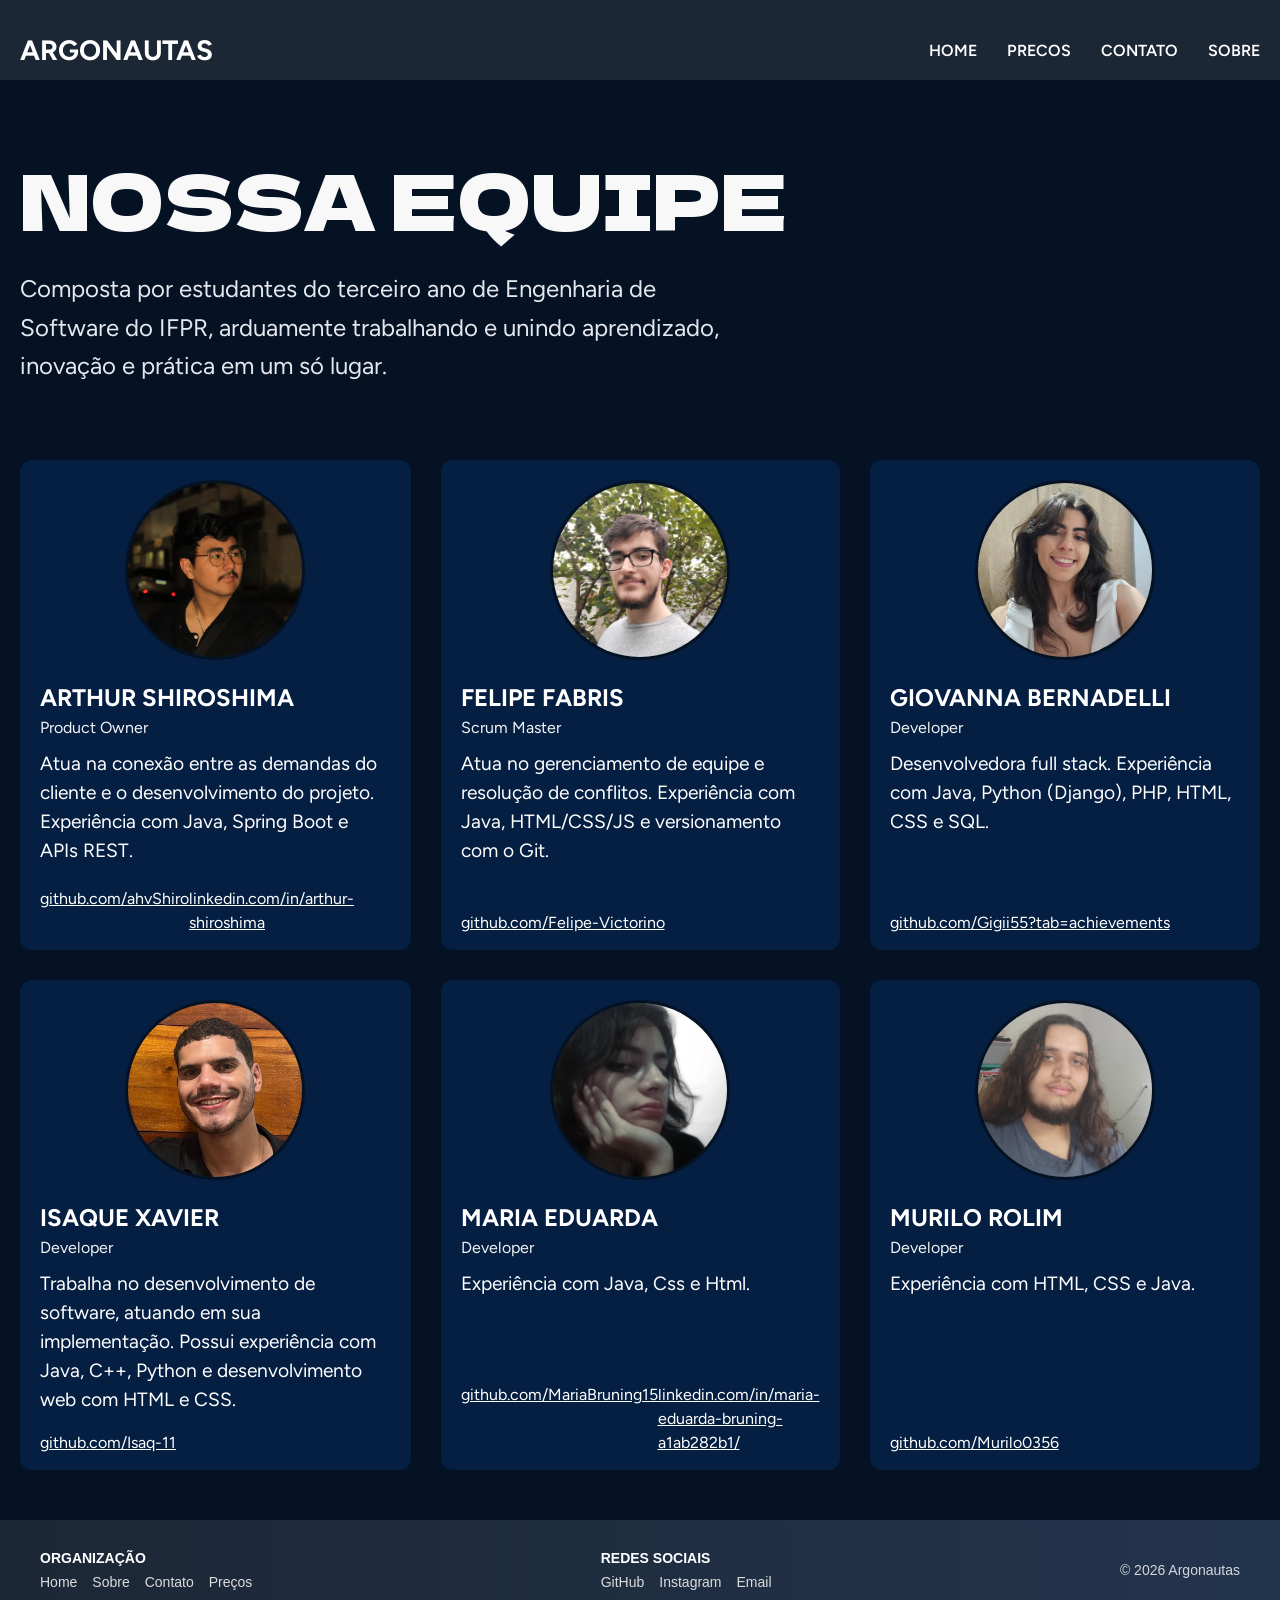
<file: pages/about.html>
<!doctype html>
<html lang="pt-br">
  <head>
    <meta charset="UTF-8" />
    <meta name="viewport" content="width=device-width, initial-scale=1.0" />
    <title>Equipe Argonautas</title>

    <link rel="stylesheet" href="../css/about.css" />
    <link rel="stylesheet" href="../css/style.css" />
    <link rel="stylesheet" href="../css/navbar.css" />
    <link rel="stylesheet" href="../css/footer.css" />
    <!-- <link rel="stylesheet" href="../css/grid.css" /> -->
  </head>


  <!-- minha implementação abaixo -->

  <!-- para modo escuro, use class="high-contrast" no body -->
  <body class="high-contrast">

    <header class="header-flex">
      <iframe src="navbar.html" class="iframe-navbar"></iframe>
    </header>

    <main>
      <section class="team">

        <header class="team-header">
          <div class="team-top-header">
            <h1>NOSSA EQUIPE</h1>
            <!-- <button id="id-theme-change-button" class="theme-change-button">ALTERAR TEMA</button> -->
          </div>
          <p>Composta por estudantes do terceiro ano de Engenharia de Software do IFPR, arduamente trabalhando e unindo aprendizado, inovação e prática em um só lugar.</p>
        </header>
        

        <div class="team-grid">

          <article class="team-card">
            <img class= "avatar" src="../assets/images/about-images/arthur-photo.jpeg" alt="Foto de Arthur, Product Owner">
            
            <div>
              <h1 class="name">ARTHUR SHIROSHIMA</h1>
              <span class="assignment">Product Owner</span>

              <div class="member-content">
                <p class="description">Atua na conexão entre as demandas do cliente e o desenvolvimento do projeto. Experiência com Java, Spring Boot e APIs REST.</p>

                <div class="contacts">
                  <p><a href="https://github.com/ahvShiro" target="_blank">github.com/ahvShiro</a></p>
                  <p><a href="https://linkedin.com/in/arthur-shiroshima" target="_blank">linkedin.com/in/arthur-shiroshima</a></p>
                </div>               
              </div>
            </div>
          </article>

          <article class="team-card">
            <img class= "avatar" src="../assets/images/about-images/felipe-photo.jpeg" alt="Foto de Felipe, Scrum Master">

            <div>
              <h1 class="name">FELIPE FABRIS</h1>
              <span class="assignment">Scrum Master</span>

              <div class="member-content">
                <p class="description">Atua no gerenciamento de equipe e resolução de conflitos. Experiência com Java, HTML/CSS/JS e versionamento com o Git.</p>
                
                <div class="contacts">
                  <p><a href="https://github.com/Felipe-Victorino">github.com/Felipe-Victorino</a></p>
                </div>              
              </div>
            </div>
          </article>

          <article class="team-card">
            <img class= "avatar" src="../assets/images/about-images/giovanna-photo.jpeg" alt="Foto de Giovanna, Developer">

            <div>
              <h1 class="name">GIOVANNA BERNADELLI</h1>
              <span class="assignment">Developer</span>

              <div class="member-content">
                <p class="description">Desenvolvedora full stack. Experiência com Java, Python (Django), PHP, HTML, CSS e SQL.</p>

                <div class="contacts">
                  <p><a href="https://github.com/Gigii55?tab=achievements" target="_blank">github.com/Gigii55?tab=achievements</a></p>
                </div>    
              </div>
            </div>
          </article>

          <article class="team-card">
            <img class= "avatar" src="../assets/images/about-images/isaque-photo.jpeg" alt="Foto de Isaque, Developer">

            <div>
              <h1 class="name">ISAQUE XAVIER</h1>
              <span class="assignment">Developer</span>

              <div class="member-content">
                <p class="description">Trabalha no desenvolvimento de software, atuando em sua implementação. Possui experiência com Java, C++, Python e desenvolvimento web com HTML e CSS.</p>

                <div class="contacts">
                  <p><a href="https://github.com/Isaq-11" target="_blank">github.com/Isaq-11</a></p>
                </div>               
              </div>
            </div>
          </article>

          <article class="team-card">
            <img class= "avatar" src="../assets/images/about-images/maria-photo.jpeg" alt="Foto de Maria, Developer">

            <div>
              <h1 class="name">MARIA EDUARDA</h1>
              <span class="assignment">Developer</span>

              <div class="member-content">
                <p class="description">Experiência com Java, Css e Html.</p>
              
                <div class="contacts">
                  <p><a href="https://github.com/MariaBruning15" target="_blank">github.com/MariaBruning15</a></p>
                  <p><a href="https://www.linkedin.com/in/maria-eduarda-bruning-a1ab282b1/" target="_blank">linkedin.com/in/maria-eduarda-bruning-a1ab282b1/</a></p>
                </div>                
              </div>
            </div>
          </article>
          
          <article class="team-card">
            <img class= "avatar" src="../assets/images/about-images/murilo-photo.jpeg" alt="Foto de Murilo, Developer">
            
            <div>
              <h1 class="name">MURILO ROLIM</h1>
              <span class="assignment">Developer</span>
              
              <div class="member-content">
                <p class="description">Experiência com HTML, CSS e Java.</p>
                
                <div class="contacts">
                  <p><a href="https://github.com/Murilo0356" target="_blank">github.com/Murilo0356</a></p>
                </div>               
              </div>
            </div>
          </article>

        </div>
      </section>
    </main>

    <footer>
      <iframe src="footer.html" class="iframe-footer"></iframe>
    </footer>
  </body>


  <!-- <body class="content-grid">
    <header class="header-flex">
      <a href="../index.html">
        <h1 class="title-flex">
          <div class="logo">⚓︎</div>
          Argonautas
        </h1>
      </a>

      <nav class="nav-flex">
        <a href="about.html">Sobre</a>
        <a href="contacts.html">Contato</a>
      </nav>
    </header>
    <main>
       <img src="../assets/detalhe_superior.svg" alt="" class ="detalhe_superior"/>
      <section id="titulo">
        <header class="header_titulo">
          <div class="textos_header">
            <h1 class="titulo_estilizacao">UM PRODUTO</h1>
            <h2 class="titulo2_estilizacao">FOCADO EM VOCÊ</h2>
          </div>
        </header>
      </section>
      <section>
        <header class="header_informacao">
          <p class="informacoes">
            Nós somos uma equipe de <strong>estudantes do IFPR </strong>, e
            temos como missão desenvolver
            <strong>soluções inteligentes </strong> para seu negócio.
          </p>
          <img src="../assets/images/imagem_equipe.png" class="imagem_equipe" />
        </header>
      </section>
      <img src="../assets/detalhe_inferior.svg" class="detalhe_inferior" />
    </main>
  </body> -->
</html>
</file>
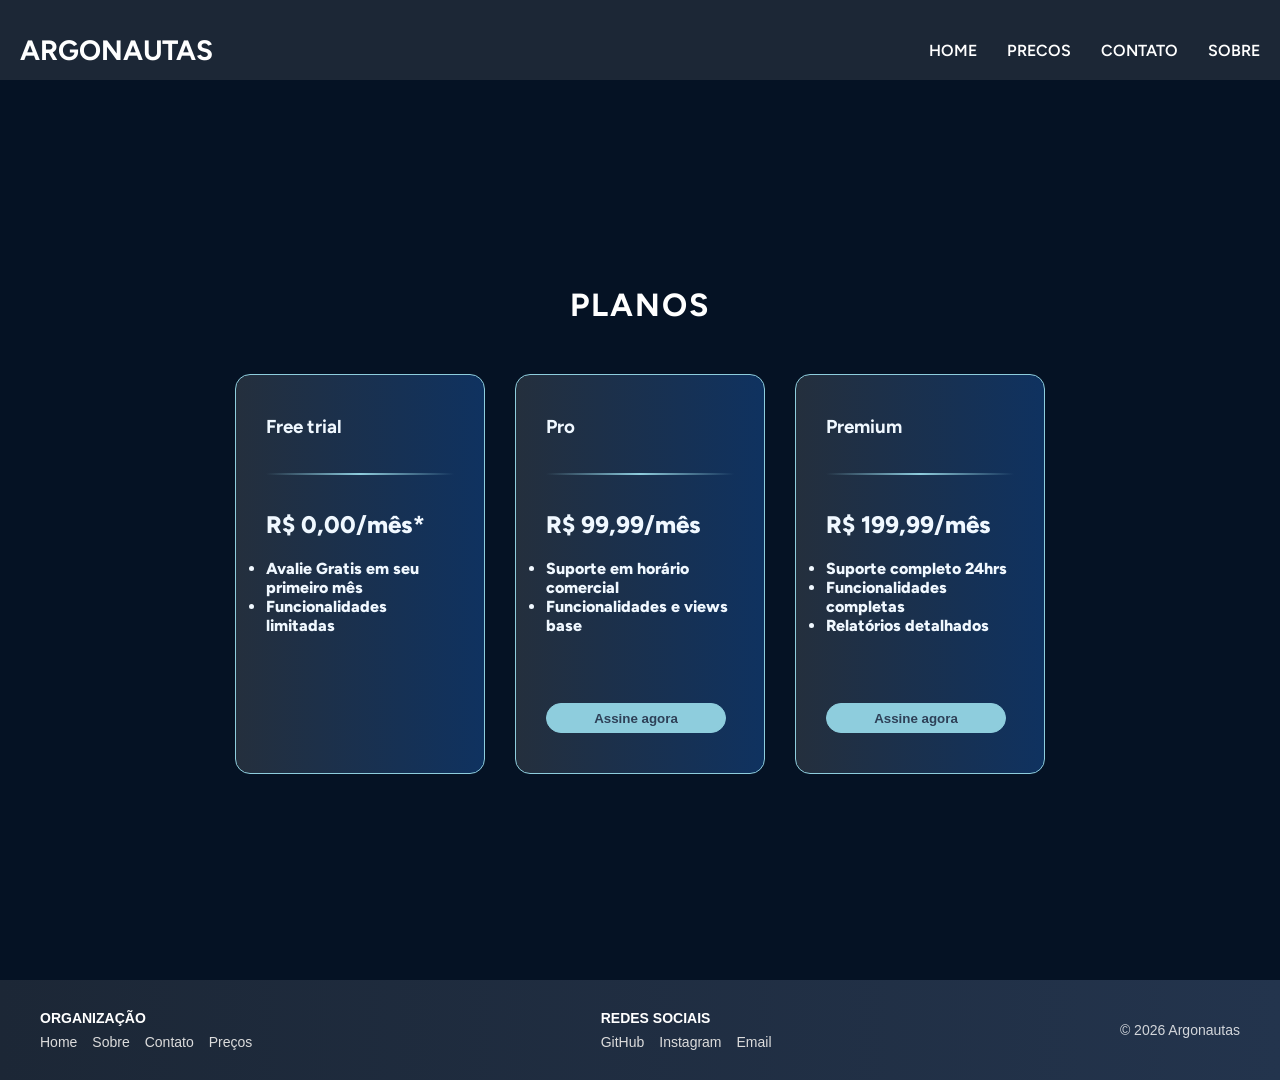
<file: pages/benefits.html>
<!DOCTYPE html>
<html lang="en">
<head>
    <meta charset="UTF-8">
    <meta name="viewport" content="width=device-width, initial-scale=1.0">
    
    <link href="https://fonts.googleapis.com/css2?family=Dela+Gothic+One&display=swap" rel="stylesheet">
    <link href="https://fonts.googleapis.com/css2?family=Figtree:ital,wght@0,300..900;1,300..900&display=swap" rel="stylesheet">
    <link rel="stylesheet" href="../css/style.css" />
    <link rel="stylesheet" href="../css/grid.css" />
    <link rel="stylesheet" href="../css/benefits.css" />
    <title>Beneficios e planos</title>
</head>
<body>
   <header class="header">
            <iframe src="navbar.html" class="iframe-navbar" scrolling="no" frameborder="0"></iframe>
    </header>

<section class="secao">
      <h1 class="titulo">PLANOS</h1>
    <div class="container-planos">
      
        <div class="plano">
            
            <h3>Free trial</h3>
            <div class="linha"></div>
            <div class="preco">R$ 0,00<span>/mês*</span></div>
            <ul>
                <li>Avalie Gratis em seu primeiro mês</li>
                <li>Funcionalidades limitadas</li>
            </ul>
           
        </div>
        <div class="plano">
            <h3>Pro</h3>
            <div class="linha"></div>
            <div class="preco">R$ 99,99<span>/mês</span></div>
            <ul>
                <li>Suporte em horário comercial</li>
                <li>Funcionalidades e views base</li>
            </ul>
            <button class="btn">Assine agora</button>
        </div>
        <div class="plano">
            <h3>Premium</h3>
            <div class="linha"></div>
            <div class="preco">R$ 199,99<span>/mês</span></div>
            <ul>
                <li>Suporte completo 24hrs</li>
                <li>Funcionalidades completas</li>
                <li>Relatórios detalhados</li>
            </ul>
            <button class="btn">Assine agora</button>
        </div>
        </div>
</section>
<iframe class="iframe-footer" src="footer.html" scrolling="no"></iframe>
</body>
</html>
</file>
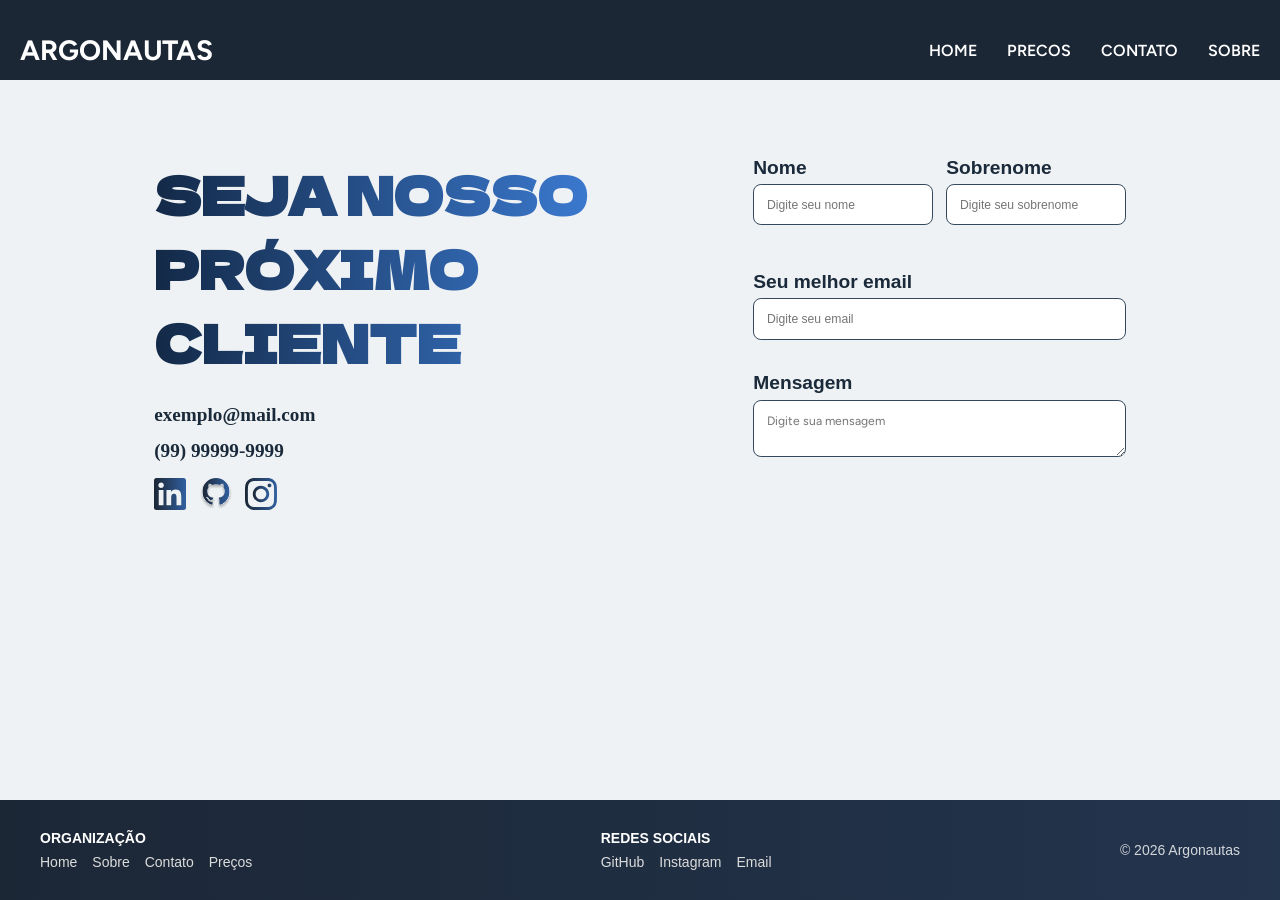
<file: pages/contato.html>
<!doctype html>
<html lang="pt-br">
  <head>
    <meta charset="UTF-8" />
    <meta name="viewport" content="width=device-width, initial-scale=1.0" />
    <title>Equipe Argonautas</title>
    
    <link rel="stylesheet" href="../css/contacts.css" />
    <link rel="preconnect" href="https://fonts.googleapis.com">
    <link rel="preconnect" href="https://fonts.gstatic.com" crossorigin>
    <link href="https://fonts.googleapis.com/css2?family=Dela+Gothic+One&family=Zain:ital,wght@0,200;0,300;0,400;0,700;0,800;0,900;1,300;1,400&display=swap" rel="stylesheet">
    <link rel="preconnect" href="https://fonts.googleapis.com">
    <link rel="preconnect" href="https://fonts.gstatic.com" crossorigin>
    <link href="https://fonts.googleapis.com/css2?family=Figtree:ital,wght@0,300..900;1,300..900&display=swap" rel="stylesheet">
  
  </head>

  

  <body>
    <header class="header">
            <iframe src="navbar.html" class="iframe-navbar" scrolling="no" frameborder="0"></iframe>
    </header>


     <main>
        <div id="info">
          <div id="titulo">
            <h1>SEJA NOSSO PRÓXIMO CLIENTE</h1>
          </div>
          <div id="contato">
            <p>exemplo@mail.com</p>
            <p>(99) 99999-9999</p>

            <div id="redes-sociais">
              <a href="https://linkedin.com" aria-label="Acessar nosso repositório no GitHub">
                <img src="../assets/linkedin.svg" alt="Logotipo do LinkedIn">
              </a>
              <a href="https://github.com/CS-PI-2026-Argonautas" aria-label="Acessar nosso repositório no GitHub">
                <img src="../assets/github.svg" alt="Logotipo do GitHub">
              </a>
              <a href="https://instagram.com" aria-label="Siga-nos no Instagram">
                <img src="../assets/instagram.svg" alt="Logotipo do Instagram">
              </a>
            </div>
          </div>
        </div>
        <div>
          <form class="contato-form">
            <div class="row">
              <div class="field">
                <label for="nome">Nome</label>
                <input type="text" id="nome" name="nome" placeholder="Digite seu nome" required>
              </div>
              <div class="field">
                <label for="sobrenome">Sobrenome</label>
                <input type="text" id="sobrenome" name="sobrenome" placeholder="Digite seu sobrenome" required>
              </div>
            </div>

            <div class="field">
              <label for="email">Seu melhor email</label>
              <input type="email" id="email" name="email" placeholder="Digite seu email" required aria-invalid="false" aria-describedby="email-error">
              <span id="email-error" style="color: red; display: none;">Por favor, insira um e-mail válido.</span>
            </div>

            <div class="field">
              <label for="mensagem">Mensagem</label>
              <textarea id="mensagem" name="mensagem" placeholder="Digite sua mensagem" required></textarea>
            </div>
          </form>
        </div>
     
      </main>

      <iframe class="iframe-footer" src="footer.html" scrolling="no"></iframe>
    
  </body>


</html>
</file>
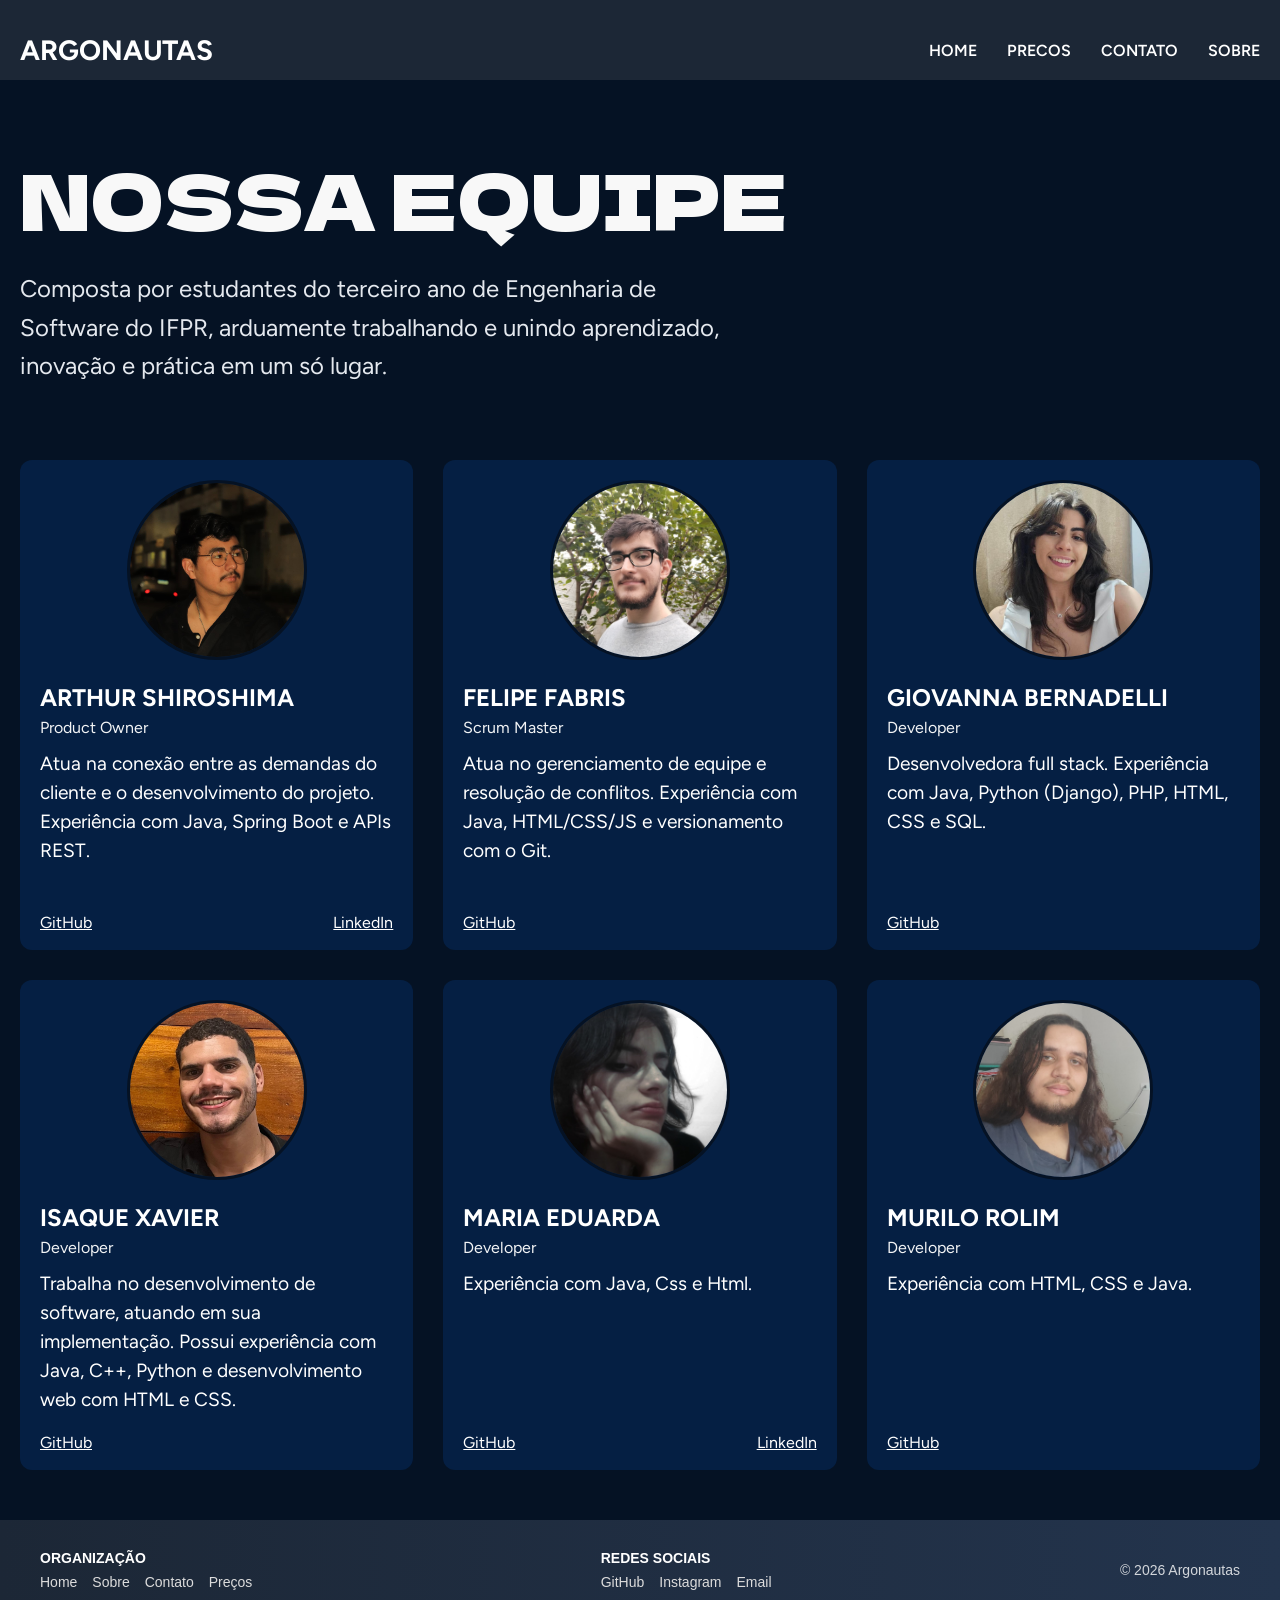
<file: pages/sobre.html>
<!doctype html>
<html lang="pt-br">
  <head>
    <meta charset="UTF-8" />
    <meta name="viewport" content="width=device-width, initial-scale=1.0" />
    <title>Equipe Argonautas</title>

    <link rel="stylesheet" href="../css/about.css" />
    <link rel="stylesheet" href="../css/style.css" />
    <link rel="stylesheet" href="../css/navbar.css" />
    <link rel="stylesheet" href="../css/footer.css" />
    <!-- <link rel="stylesheet" href="../css/grid.css" /> -->
  </head>


  <!-- minha implementação abaixo -->

  <!-- para modo escuro, use class="high-contrast" no body -->
  <body class="high-contrast">

    <header class="header-flex">
            <iframe src="navbar.html" class="iframe-navbar" scrolling="no" frameborder="0"></iframe>
    </header>

    <main>
      <section class="team">

        <header class="team-header">
          <div class="team-top-header">
            <h1>NOSSA EQUIPE</h1>
            <!-- <button id="id-theme-change-button" class="theme-change-button">ALTERAR TEMA</button> -->
          </div>
          <p>Composta por estudantes do terceiro ano de Engenharia de Software do IFPR, arduamente trabalhando e unindo aprendizado, inovação e prática em um só lugar.</p>
        </header>
        

        <div class="team-grid">

          <article class="team-card">
            <img class= "avatar" src="../assets/images/about-images/arthur-photo.jpeg" alt="Foto de Arthur, Product Owner">
            
            <div>
              <h1 class="name">ARTHUR SHIROSHIMA</h1>
              <span class="assignment">Product Owner</span>

              <div class="member-content">
                <p class="description">Atua na conexão entre as demandas do cliente e o desenvolvimento do projeto. Experiência com Java, Spring Boot e APIs REST.</p>

                <div class="contacts">
                  <span><a href="https://github.com/ahvShiro" target="_blank">GitHub</a></span>
                  <span><a href="https://linkedin.com/in/arthur-shiroshima" target="_blank">LinkedIn</a></span>
                </div>               
              </div>
            </div>
          </article>

          <article class="team-card">
            <img class= "avatar" src="../assets/images/about-images/felipe-photo.jpeg" alt="Foto de Felipe, Scrum Master">

            <div>
              <h1 class="name">FELIPE FABRIS</h1>
              <span class="assignment">Scrum Master</span>

              <div class="member-content">
                <p class="description">Atua no gerenciamento de equipe e resolução de conflitos. Experiência com Java, HTML/CSS/JS e versionamento com o Git.</span>
                
                <div class="contacts">
                  <span><a href="https://github.com/Felipe-Victorino">GitHub</a></span>
                </div>              
              </div>
            </div>
          </article>

          <article class="team-card">
            <img class= "avatar" src="../assets/images/about-images/giovanna-photo.jpeg" alt="Foto de Giovanna, Developer">

            <div>
              <h1 class="name">GIOVANNA BERNADELLI</h1>
              <span class="assignment">Developer</span>

              <div class="member-content">
                <p class="description">Desenvolvedora full stack. Experiência com Java, Python (Django), PHP, HTML, CSS e SQL.</p>

                <div class="contacts">
                  <span><a href="https://github.com/Gigii55?tab=achievements" target="_blank">GitHub</a></span>
                </div>    
              </div>
            </div>
          </article>

          <article class="team-card">
            <img class= "avatar" src="../assets/images/about-images/isaque-photo.jpeg" alt="Foto de Isaque, Developer">

            <div>
              <h1 class="name">ISAQUE XAVIER</h1>
              <span class="assignment">Developer</span>

              <div class="member-content">
                <p class="description">Trabalha no desenvolvimento de software, atuando em sua implementação. Possui experiência com Java, C++, Python e desenvolvimento web com HTML e CSS.</p>

                <div class="contacts">
                  <span><a href="https://github.com/Isaq-11" target="_blank">GitHub</a></span>
                </div>               
              </div>
            </div>
          </article>

          <article class="team-card">
            <img class= "avatar" src="../assets/images/about-images/maria-photo.jpeg" alt="Foto de Maria, Developer">

            <div>
              <h1 class="name">MARIA EDUARDA</h1>
              <span class="assignment">Developer</span>

              <div class="member-content">
                <p class="description">Experiência com Java, Css e Html.</p>
              
                <div class="contacts">
                  <span><a href="https://github.com/MariaBruning15" target="_blank">GitHub</a></span>
                  <span><a href="https://www.linkedin.com/in/maria-eduarda-bruning-a1ab282b1/" target="_blank">LinkedIn</a></span>
                </div>                
              </div>
            </div>
          </article>
          
          <article class="team-card">
            <img class= "avatar" src="../assets/images/about-images/murilo-photo.jpeg" alt="Foto de Murilo, Developer">
            
            <div>
              <h1 class="name">MURILO ROLIM</h1>
              <span class="assignment">Developer</span>
              
              <div class="member-content">
                <p class="description">Experiência com HTML, CSS e Java.</p>
                
                <div class="contacts">
                  <span><a href="https://github.com/Murilo0356" target="_blank">GitHub</a></span>
                </div>               
              </div>
            </div>
          </article>

        </div>
      </section>
    </main>

    <footer>
      <iframe src="footer.html" class="iframe-footer" scrolling="no"></iframe>
    </footer>
  </body>


  <!-- <body class="content-grid">
    <header class="header-flex">
      <a href="../index.html">
        <h1 class="title-flex">
          <div class="logo">⚓︎</div>
          Argonautas
        </h1>
      </a>

      <nav class="nav-flex">
        <a href="about.html">Sobre</a>
        <a href="contacts.html">Contato</a>
      </nav>
    </header>
    <main>
       <img src="../assets/detalhe_superior.svg" alt="" class ="detalhe_superior"/>
      <section id="titulo">
        <header class="header_titulo">
          <div class="textos_header">
            <h1 class="titulo_estilizacao">UM PRODUTO</h1>
            <h2 class="titulo2_estilizacao">FOCADO EM VOCÊ</h2>
          </div>
        </header>
      </section>
      <section>
        <header class="header_informacao">
          <p class="informacoes">
            Nós somos uma equipe de <strong>estudantes do IFPR </strong>, e
            temos como missão desenvolver
            <strong>soluções inteligentes </strong> para seu negócio.
          </p>
          <img src="../assets/images/imagem_equipe.png" class="imagem_equipe" />
        </header>
      </section>
      <img src="../assets/detalhe_inferior.svg" class="detalhe_inferior" />
    </main>
  </body> -->
</html>
</file>
<file: css/about.css>
@import url('https://fonts.googleapis.com/css2?family=Dela+Gothic+One&display=swap');
@import url('https://fonts.googleapis.com/css2?family=Figtree:ital,wght@0,300..900;1,300..900&display=swap');


:root{
  --background-body-color: #ffffff;
  --first-gradient-color: #132947;
  --second-gradient-color: #4084E2;
  --title-gradient-color: linear-gradient(90deg, var(--first-gradient-color), var(--second-gradient-color));
  --first-text-color: #3A4A5C;
  --second-text-color: #ffffff;
  --background-card-color: #346AB4;
  --font-figtree: 'Figtree', sans-serif;
}

*, *::before, *::after{
  margin: 0;
  padding: 0;
  box-sizing: border-box;
}

body{
  font-family: var(--font-figtree);
  line-height: 1.5;
  min-height: 100vh;
  background-color: var(--background-body-color);
}

.high-contrast{
  --background-body-color: #051224;
  /* --first-gradient-color: #042b61; */
  /* --second-gradient-color: #478ff3; */
  --title-gradient-color: #f8f8f8;
  --first-text-color: #e4e8ee;
  --second-text-color: #ffffff;
  --background-card-color: #051f43;
}

.team {
  font-family: var(--font-figtree);
  max-width: 1280px;
  padding: 0 20px;
  margin: 40px auto;
}

.team-header{
  padding: 20px 0;
  margin-bottom: 30px;
}

.team-top-header{
  display: flex;
  justify-content: space-between;
  align-items: center;
  flex-wrap: wrap;
}

.team h1:hover{
  /* no style.css estava deixando o conteúdo "NOSSA EQUIPE" na cor branca ao passar o mouse por cima. aqui eu mantenho a mesma cor que já é caso o style.css não seja alterado */
  background: var(--title-gradient-color);
  background-clip: text;
  color: transparent;
  -webkit-background-clip: text;
}

.team-header h1{
  font-family: "Dela Gothic One", sans-serif;
  font-size: clamp(2.5rem, 6vw, 5rem);
  font-weight: 400;
  width: fit-content;
  background: var(--title-gradient-color);
  background-clip: text;
  color: transparent;
  -webkit-background-clip: text;
}

.theme-change-button{
  font-family: 'Figtree', sans-serif;
  font-size: 1rem;
  color: var(--second-text-color);
  background-color: var(--background-card-color);
  padding: 5px;
  margin: 5px;
  border: 0;
  border-radius: 6px;
}

.team-header p{
  color: var(--first-text-color);
  font-size: clamp(1rem, 2.5vw, 1.5rem);
  line-height: 1.6;
  max-width: 700px;
  font-weight: 400;
  margin: 15px 0;
}

.team-grid{
  display: grid;
  grid-template-columns: repeat(3, 1fr);
  gap: 30px;
  padding: 10px 0;
  margin: 10px 0;
}

@media (max-width: 1024px) {
  .team {
    padding: 0 15px;
  }

  .team-grid {
    grid-template-columns: repeat(2, 1fr);
    gap: 20px;
  }
}

@media (max-width: 600px) {
  .team {
    padding: 0 10px;
  }

  .team-grid {
    grid-template-columns: 1fr;
    gap: 10px;
  }
}

.team-card{
  height: 490px;
  padding: 20px;
  display: flex;
  flex-direction: column;
  background-color: var(--background-card-color);
  color: var(--second-text-color);
  border-radius: 12px;
}

.team-card h1:hover{
  color: var(--second-text-color);
}

.avatar{
  width: 60%;
  max-width: 180px;
  border-radius: 50%;
  aspect-ratio: 1/1;
  object-fit: cover;
  display: block;
  margin: 0 auto 20px auto;
  border: 3px solid var(--background-body-color);
}

.name{
  font-size: clamp(1.2rem, 2.5vw, 1.5rem);
  margin: auto 0;
  width: fit-content;
}

.assignment{
  font-size: clamp(0.9rem, 2.5vw, 1rem);
  opacity: 95%;
  margin: auto 0;
  width: fit-content;
}

.member-content{
  height: 185px;
  margin-top: 10px;
  display: flex;
  flex-direction: column;
  justify-content: space-between;
  gap: 15px;
}

.description{
  font-size: clamp(1rem, 2.5vw, 1.2rem);
  width: fit-content;
  max-width: 100%;
}

.contacts{
  font-size: clamp(0.9rem, 2.5vw, 1rem);
  /* width: fit-content; */
  max-width: 100%;
  display: flex;
  justify-content: space-between;
}

.contacts a{
  text-decoration: underline;
}



/* .footbar{ */
  /* display: flex; */
  /* align-items: center; */
  /* color: #ffffff; */
  /* background-color: #1c2736; */
/* } */

/* @media(max-width: 768px){ */
  /* .team-grid { */
    /* grid-template-columns: repeat(1, minmax(250px, 1fr)); */
  /* } */
/* } */




/* ================ */



/* .topbar{
  display: flex;
  align-items: center;
  color: #ffffff;
  background-color: #1c2736;
}

.topbarLogo{
  display: flex;
  flex-direction: column;
  padding: 10px;
  margin-right: auto;
}

.topbarLinks{
  display: flex;
  flex-direction: row;
  margin-left: auto;
  padding: 10px;
  column-gap: 10px;
} */


/* ================== */




/* @import url("style.css");
@import url("grid.css");

main {
  position: relative; 
  display: flex;
  flex-direction: column;
  min-height: 90vh;
}

.header_titulo {
  display: flex;
}
.titulo_estilizacao {
  color: white;
  font-family: "Russo One", sans-serif;
  font-size: 5rem;
  margin-left: 35rem;
  margin-bottom: 0;
}
.titulo2_estilizacao {
  margin-top: 0;
  color: white;
  font-family: "Russo One", sans-serif;
  font-size: 5rem;
  margin-left: 40rem;
}

.informacoes {
  max-width: 40rem;
  color: white;
  font-family: "Inter", sans-serif;
  font-size: 3rem;
  margin-left: 20rem;
  margin-top: 0.2rem;
}

.imagem_equipe {
  position: flex;
  width: 400px;
  height: 350px;
  border-radius: 8px;
}

.header_informacao {
  display: flex;
  gap: 5rem;
} */
</file>
<file: css/style.css>
@import url('https://fonts.googleapis.com/css2?family=Figtree:ital,wght@0,300..900;1,300..900&display=swap');

* {
  margin: 0;
  padding: 0;
  box-sizing: border-box;
}

:root{
  --FigtreeFont: font-family: 'Figtree', sans-serif;
  --DelaGothicOneFont: font-family: 'Dela Gothic One', sans-serif;

}

body {
  font-family: var(--FigtreeFont);

}

.topbar {
  display: flex;
  align-items: center;
  color: #ffffff;
  background-color: #1c2736;
}

header {
  color: var(--white);
  text-decoration: none;
}

footer {
  background-color: var(--dark-blue);
}

header a:hover {
  color: var(--dark-blue);
}

header a {
  color: var(--white);
  margin: 5%;
  text-decoration: none;
  font-size: large;
  font-weight: bold;
}

.title-flex {
  display: flex;
  flex-direction: column;
  padding: 10px;
  margin-right: auto;
}

.topbarLinks {
  display: flex;
  flex-direction: row;
  margin-left: auto;
  padding: 10px;
  column-gap: 10px;
}

.header-flex {
  display: block;
  flex-direction: row;
  justify-content: space-between;
  align-items: center;
}

.detalhe_superior {
  position: absolute;
  top: 2rem;
  left: 2rem;
  height: 10rem;
}

.detalhe_inferior {
  position: absolute;
  bottom: 2rem;
  right: 2rem;
  height: 10rem;
}

.title-flex {
  gap: 10px;
}

.nav-flex {
  display: flex;
  flex-direction: row;
  justify-content: center;
  align-items: center;
  width: 20%;
}

.nav-flex a {
  font-size: 18pt;
  text-transform: uppercase;
  font-weight: lighter;
}

.logo {
  font-size: 52pt;
}

.logo {
  font-size: 3rem;
  line-height: 1;
  transform: rotate(-10deg);
}

.logo {
  font-family: "Prosto", sans-serif;
}

header h1:hover {
  color: white;
}

.iframe-navbar {
  width: 100%;
  height: 80px;
  border: none;
  display: block;
}
.iframe-footer{
  width:100%;
  height:100px;
  border:none;
  display:block;
  margin: 0;
}
</file>
<file: css/navbar.css>
@import url("https://fonts.googleapis.com/css2?family=Figtree:wght@300..900&family=Fugaz+One&family=Inter:ital,opsz,wght@0,14..32,100..900;1,14..32,100..900&family=Montserrat:ital,wght@0,100..900;1,100..900&family=Prosto+One&family=Russo+One&display=swap");

:root {
  --cor-texto: #ffffff;
  --fonte-logo: "Figtree", sans-serif;
}

* {
  box-sizing: border-box;
}

body {
  margin: 0;
  padding: 0;
  overflow-x: hidden;
}

a {
  color: var(--cor-texto);
  font-family: var(--fonte-logo);
  text-decoration: none;
}

.topbar {
  display: flex;
  align-items: center;
  justify-content: space-between;
  background-color: #1c2736;
  padding: 10px 20px;
  width: 100%;
}

.topbarLogo {
  display: flex;
  flex-direction: column;
}

.logo {
  font-size: 28px;
  color: var(--cor-texto);
  font-family: var(--fonte-logo);
  font-weight: 700;
}

.topbarLinks {
  font-size: 16px;
  font-weight: 600;
  display: flex;
  gap: 30px;
}

.topbarLinks a {
  transition: 0.2s;
}

.topbarLinks a:hover {
  opacity: 0.7;
}

/* RESPONSIVIDADE */

@media (max-width: 768px) {

  .topbar {
    flex-direction: column;
    align-items: center;
    gap: 10px;
  }

  .logo {
    display: none;
  }

  .topbarLinks {
    justify-content: center;
    gap: 20px;
    font-size: 14px;
    width: 100%;
  }

}
</file>
<file: css/footer.css>
*{
  box-sizing: border-box;
}

body{
  margin: 0;
  padding: 0;
  overflow-x: hidden;
}

.footer {
  background: linear-gradient(90deg, #1c2736, #23344d);
  color: white;
  width: 100%;
  padding: 30px 0;
  font-family: "Figtree", sans-serif;
}

.footer-container {
  width: 100%;
  padding: 0 40px;
  margin: auto;

  display: flex;
  justify-content: space-between;
  align-items: center;
  flex-wrap: wrap;
}

.footer-section {
  display: flex;
  flex-direction: column;
  align-items: flex-start;
  gap: 8px;
}

.footer-links {
  display: flex;
  gap: 15px;
  flex-wrap: wrap;
}

.footer-section h3 {
  font-size: 14px;
  margin: 0;
}

.footer-section a {
  color: #dcdcdc;
  text-decoration: none;
  font-size: 14px;
}

.footer-section a:hover {
  color: white;
}

.footer-copy {
  font-size: 14px;
  opacity: 0.8;
}

@media (max-width: 768px){
  .footer-section:first-child{
    display: none;
  }

  .footer-container{
    justify-content: space-between;
  }

}
</file>
<file: css/grid.css>
.content-grid {
  display: grid;
  grid-template-rows: 10% 75% 15%;
  grid-template-areas:
    "header"
    "main"
    "footer";
}

header {
  grid-area: header;
}

main {
  grid-area: main;
}

footer {
  grid-area: footer;
}
</file>
<file: css/benefits.css>
@import url("https://fonts.googleapis.com/css2?family=Figtree:wght@300..900&family=Fugaz+One&family=Inter:ital,opsz,wght@0,14..32,100..900;1,14..32,100..900&family=Montserrat:ital,wght@0,100..900;1,100..900&family=Prosto+One&family=Russo+One&display=swap");

:root { 
    --fonte-logo: 'Figtree', sans-serif;
}
* {
    margin: 0;
    padding: 0;
    box-sizing: border-box;
}
body {
      background-color: #051224;
    width: 100%;
}
.container-planos {
  display: flex;
  flex-direction: row;
  justify-content: center;
  gap: 30px;
  width: 100%;
  flex-wrap: wrap; 
}
.plano {
  display: flex;
  flex-direction: column;
  width: 250px;
  min-height: 400px;
  border-radius: 15px;
  border: 1px solid #8ecddd;
  padding: 40px 30px;
  justify-content: flex-start; 
  gap: 20px; 
  background: linear-gradient(to right, #242F3D, #0F3260);
  color: aliceblue;
  font-weight: 800;
}

.plano .btn {
  margin-top: auto;
}

.preco{
  font-size: 1.5rem;     
}

.linha {
  height: 2px;
  width: 100%;
  background: linear-gradient(to right, transparent, #8ecddd, transparent);
  margin: 15px 0;
}

.titulo {
  color: white;
  font-size: 2rem;        
  letter-spacing: 2px;    
  text-transform: uppercase; 
  font-weight: 700;
}

.secao {
  display: flex;
  flex-direction: column;
  align-items: center;
  justify-content: center;
  gap: 50px;
  min-height: 100vh;
  background-color: #051224;
  font-family: var(--fonte-logo);
}

.btn-continue{
  border: 1px solid #ffffff;
  color: #ffffff;
  border-radius: 15px;
  width: 180px;
  min-height: 30px;
  font-weight: 700;
}

.btn{
  background:#8ECDDD;
  border: 1px solid #8ECDDD;
  color: #2e4057;
  border-radius: 15px;
  width: 180px;
  min-height: 30px;
  font-weight: 700;
  transition: 0.3s;
}

.btn:hover{
  background:#242F3D;
  color: #8ECDDD;
}


@media (max-width: 900px) {
  .container-planos{
    gap:20px;
  }

  .plano{
    width: 220px;
    padding: 30px 20px;
  }
}
@media (max-width: 600px) {

  .container-planos{
    flex-direction: column;
    align-items: center;
  }

  .plano{
    width: 90%;
    max-width: 350px;
  }

  .titulo{
    font-size: 1.6rem;
  }

}
</file>
<file: css/contacts.css>
@import url('style.css');
@import url('grid.css');

*{
  margin: 0;
  padding: 0;
  box-sizing: border-box;
}

body {
  margin: 0;
  padding: 0;
  display: flex;
  flex-direction: column;
  min-height: 100vh;
  background-color: #eff2f4;
  overflow-x: hidden;
}

main {
  display: flex;
  flex-direction: row;
  flex: 1;
  gap: 8vw;        
  margin-top: 4vw;   
  height: max-content;
  width: 100%;
  vertical-align: center;
  margin-bottom: 0;    
  padding: 2vw 1.5vw;  
  justify-content: center;
}

#info {
  display: flex;
  flex-direction: column;
  justify-content: flex-start; 
  align-items: flex-start;    
  text-align: left;           
  margin: 0;
  width: 40%;
}

form {
  display: grid;
  flex-direction: column;
  justify-content: start;
  align-items: start;
  margin: 0;
}

#titulo {
  font-family: 'Dela Gothic One', cursive;
  vertical-align: top;
  background: linear-gradient(to right, #132947, #4084E2); 
  -webkit-background-clip: text;
  -webkit-text-fill-color: transparent;
  display: inline-block;
  font-size: 2vw;  
}

.contato-form {
  max-width: 31.25vw; 
  font-family: sans-serif;
  color: #1a2a3a; 
  width: 50%;
  gap: 1.5vw;
}

.row {
  display: flex;
  gap: 1.04vw;       
  margin-bottom: 1.04vw;
}

.field {
  display: flex;
  flex-direction: column;
  margin-bottom: 1.04vw;
  flex: 1; 
}

label {
  font-weight: bold;
  margin-bottom: 0.4vw; 
  font-size: 1.5vw;    
}

input, textarea {
  padding: 1vw; 
  border: 0.1vw solid #34495e; 
  border-radius: 0.62vw;     
  font-size: 0.95vw;
  outline: none;
  transition: border-color 0.3s;
}

input:focus, textarea:focus {
  border-color: #3498db;
}

@media (max-width: 480px) {
  .row {
    flex-direction: column;
  }
}

#contato {
  display: flex;
  flex-direction: column;
  gap: 1.04vw;        
  align-self: flex-start; 
  margin-top: 2vw; 
  font-size: 3vw;   
}

#redes-sociais {
  display: flex;
  gap: 1.04vw;
  justify-content: flex-start; 
}

#redes-sociais img {
  width: 2.5vw;   
  height: 2.5vw;
  transition: transform 0.3s;
}

p {
  font-size: 1.5vw; 
  font-weight: bolder;
  color: #1a2a3a;
}

footer p {
  color: #FFF8F2;
  font-size: 0.73
}

footer {
  background-color: #132947;
  padding: 2vw; 
  display: flex;
  flex-direction: column;
  margin-top: auto;
  height: max-content;
  margin-bottom: 0;
  width: 100%;
  box-sizing: border-box;
}

#conteudo {
  display: flex;
  flex-direction: row;
  justify-content: flex-start; 
  align-items: flex-start;
  gap: 10vw; 
}

.secao {
  display: flex;
  flex-direction: column;
  gap: 1vw;
}

.secao h1 {
  font-size: 1.5vw; 
  color: white;
  font-weight: bolder;
  margin: 0;
  text-transform: uppercase;
}

.links {
  display: flex;
  flex-direction: row; 
  gap: 1.5vw;         
}

.links a, .links p {
  color: #b0b0b0;    
  font-size: 1.1vw;  
  text-decoration: none;
}

footer p {
  color: #FFF8F2;
  font-size: 1vw;
  text-align: right;  
  margin-top: auto;   
  opacity: 0.7;
}

input:focus, textarea:focus, a:focus {
  outline: 0.16vw solid #4084E2; 
  outline-offset: 0.10vw;
}

@media (max-width: 480px) {
  main {
    flex-direction: column; 
    gap: 8vw;           
    padding: 10vw 5vw;  
    width: 100%;        
    box-sizing: border-box;
  }

  #info {
    width: 100%;        
    display: flex;
    flex-direction: column;
    align-items: flex-start; 
  }

  #titulo h1 {
    font-size: 8vw;     
    line-height: 1.2;
  }

  .contato-form {
    width: 100%;        
    max-width: 100%;    
  }

  .row {
    flex-direction: column; /* Empilha Nome e Sobrenome */
    gap: 4vw;
    width: 100%;
  }

  .field {
    width: 100%;
  }

  input, textarea {
    width: 100%;        
    box-sizing: border-box;
    padding: 12px;      
    font-size: 16px;    
    border-radius: 8px;
  }

  #redes-sociais img {
    width: 8vw;         
    height: 8vw;
  }

  p, label{
    font-size: 16px;
  }

  .topbarLinks{
    font-size: 16px;
  }
}

textarea{
  font-family: 'Figtree', sans-serif;
}

.topbarLinks{
  font-size: 1vw;
}

.topbar{
  padding: 1vw;
}

.topbarLogo{
  font-size: 1.2vw;
}
</file>
